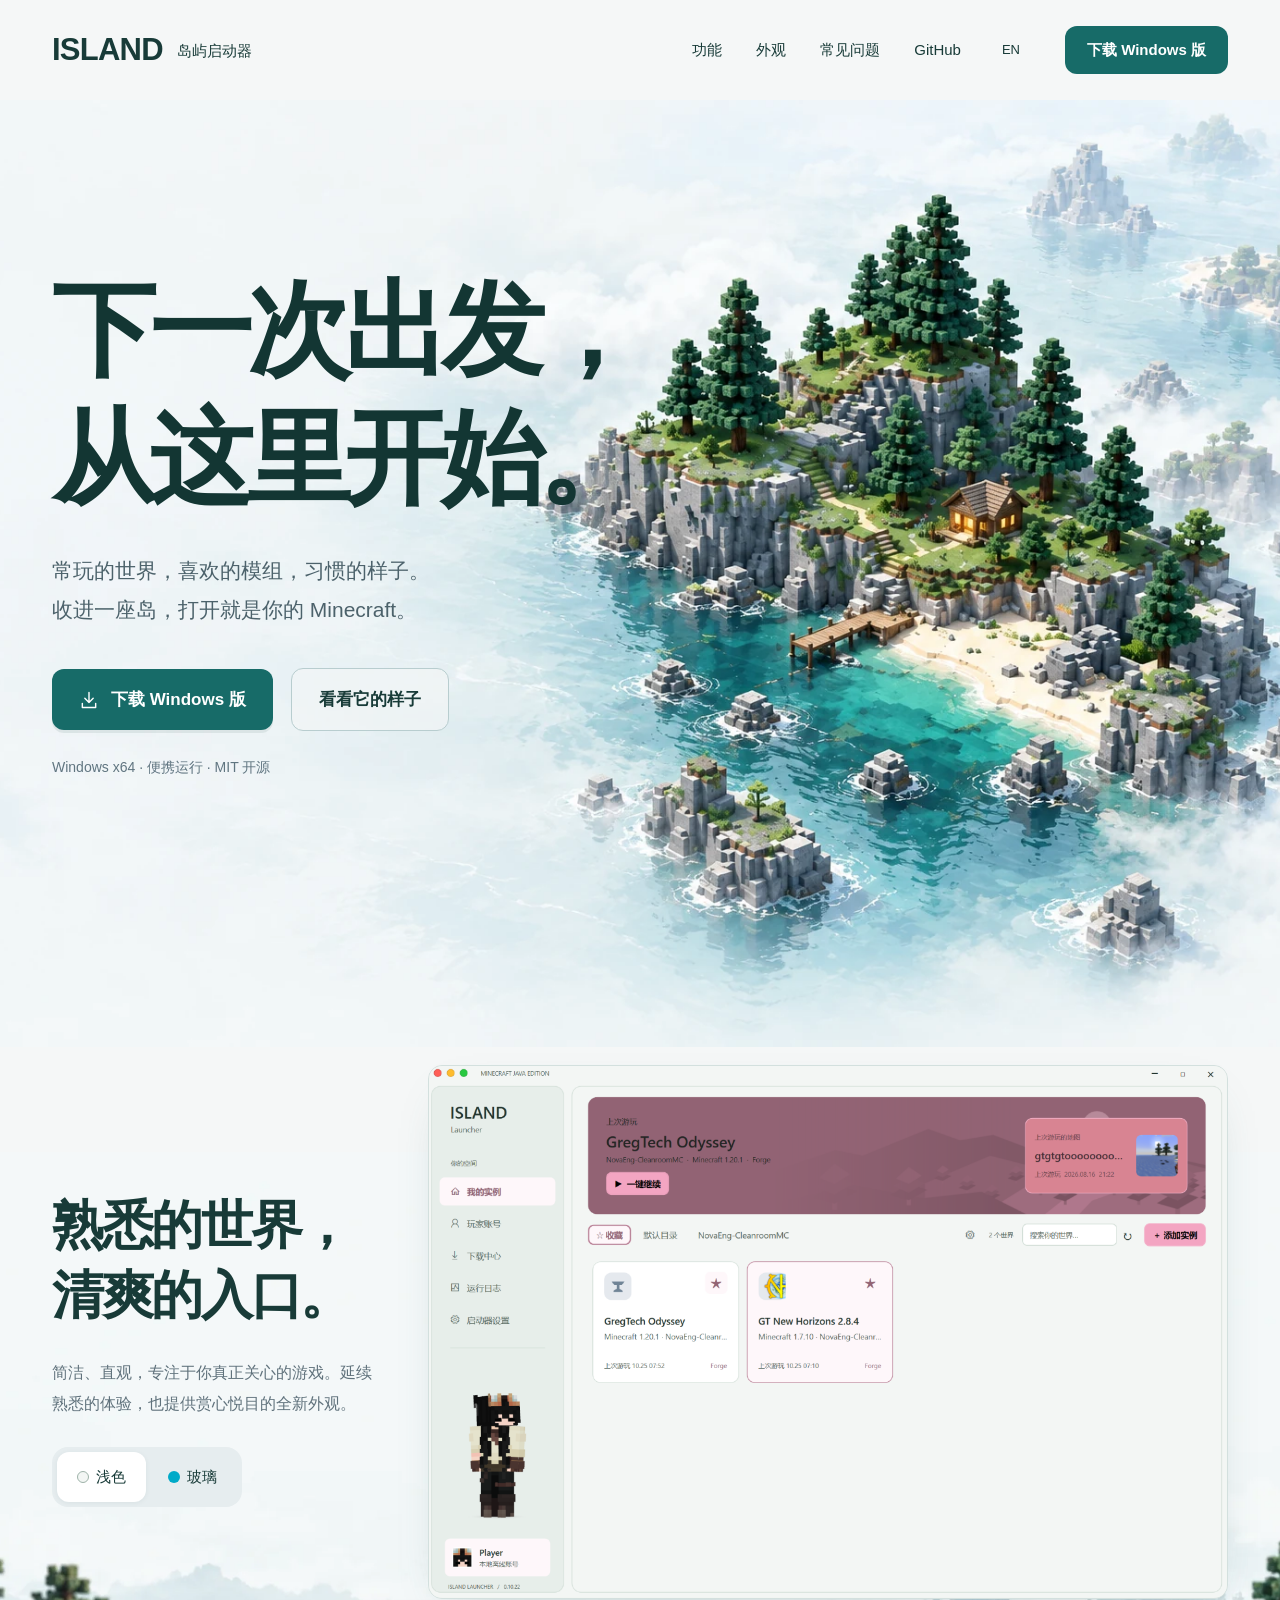
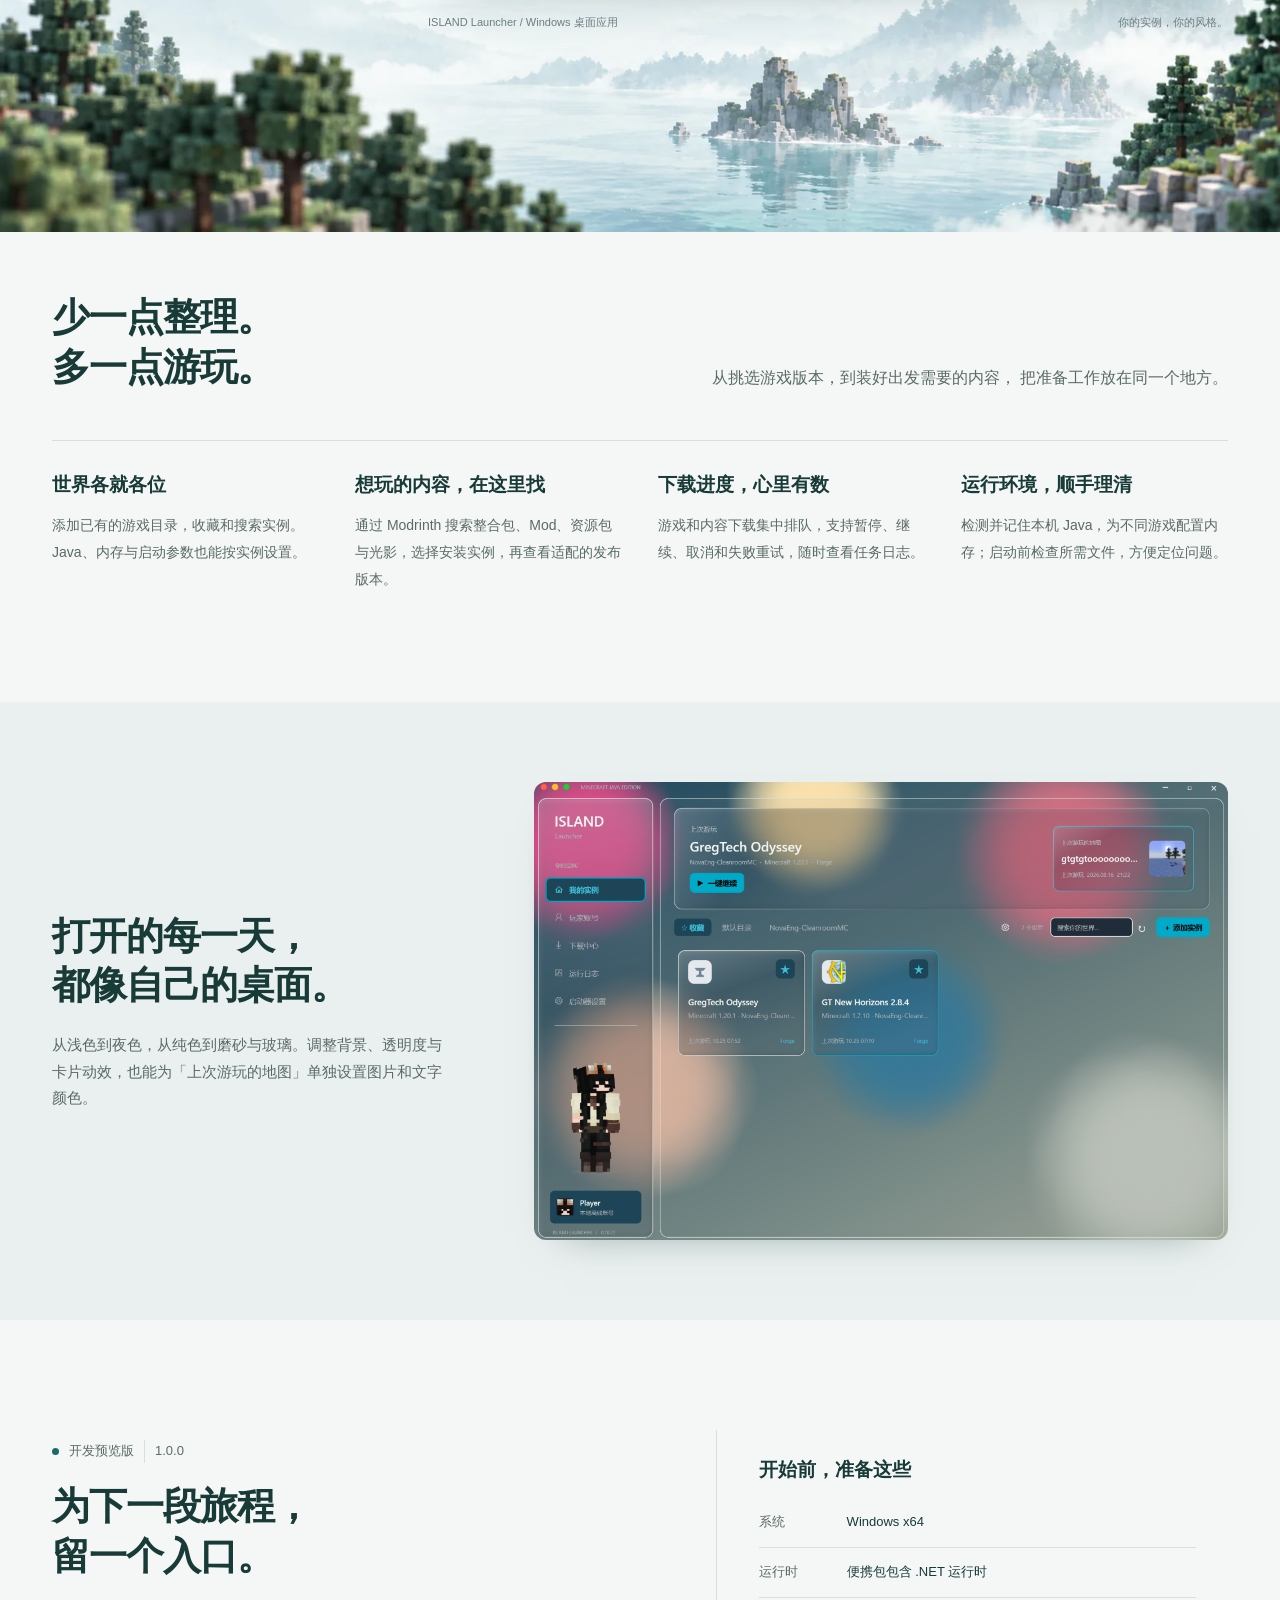
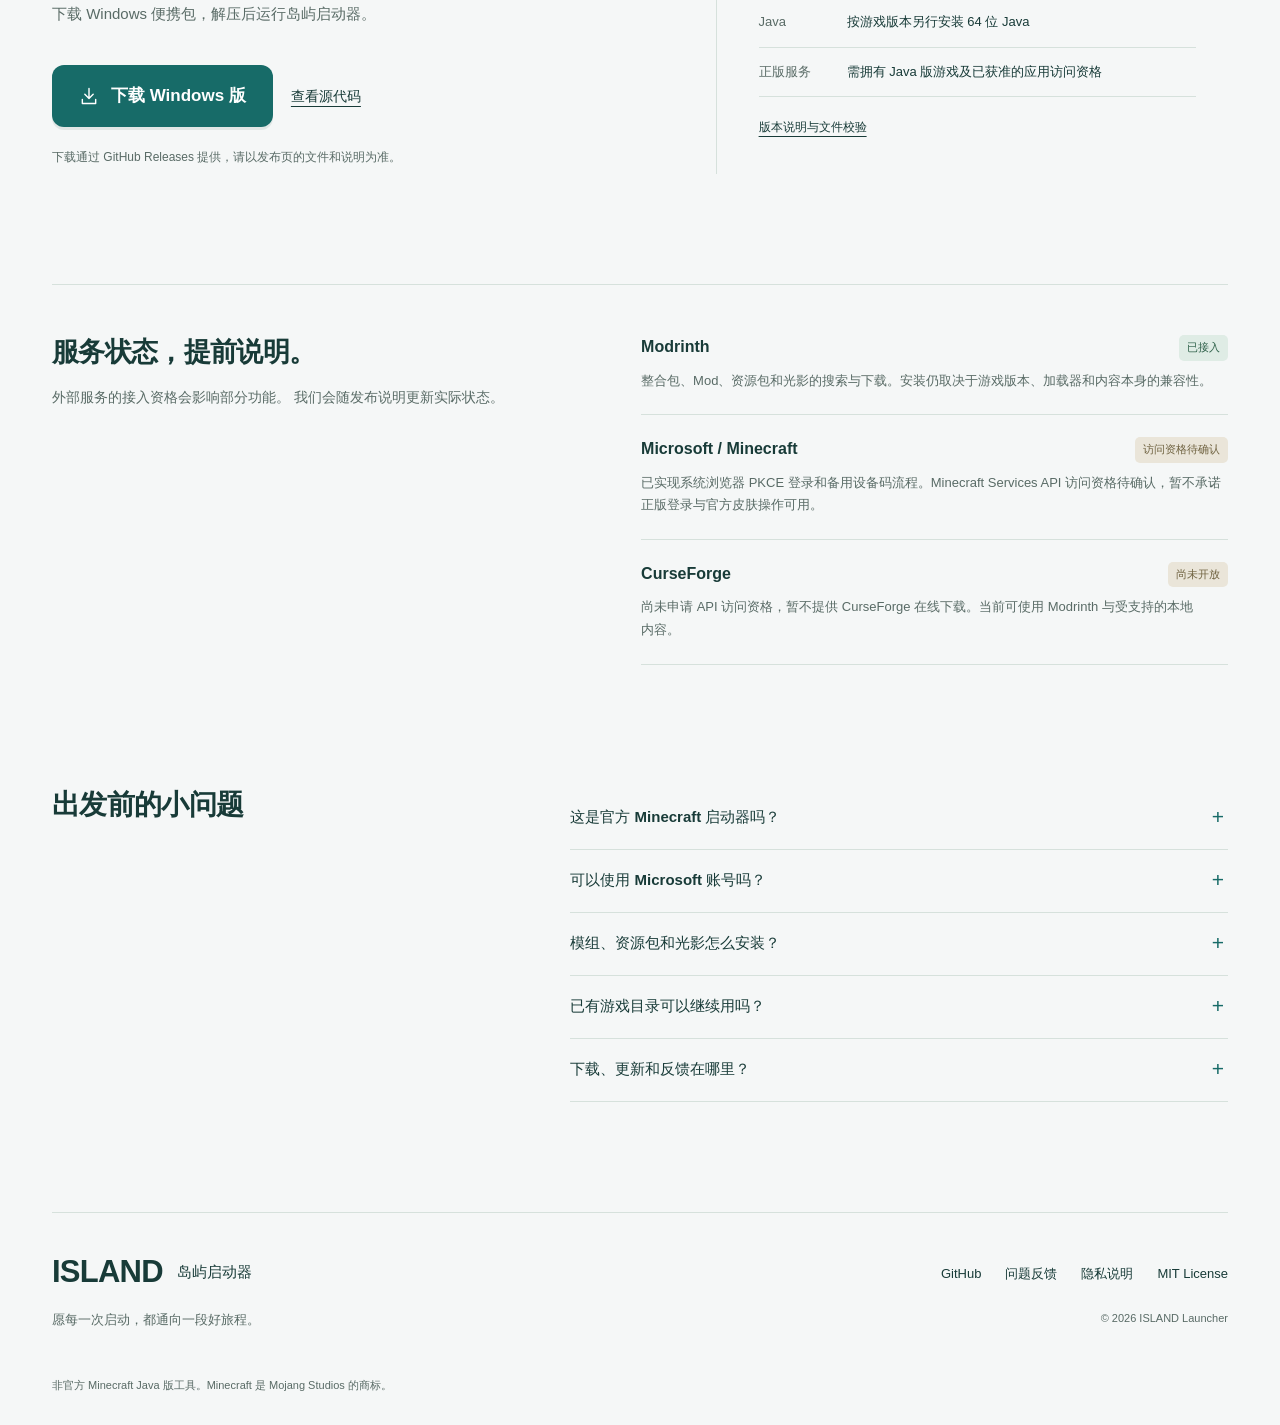
<file: launcher/website/index.html>
<!doctype html>
<html lang="zh-CN" data-palette="light">
<head>
<meta charset="utf-8"><meta name="viewport" content="width=device-width,initial-scale=1"><meta name="theme-color" content="#f5f7f7"><meta name="description" content="ISLAND 岛屿启动器，为 Minecraft Java 版整理实例、下载模组与光影，定制属于你的桌面。适用于 Windows x64。"><meta name="referrer" content="no-referrer"><meta property="og:type" content="website"><meta property="og:title" content="ISLAND 岛屿启动器 — 下一次出发，从这里开始。"><meta property="og:description" content="管理游戏实例，下载模组与光影，让每个世界都有自己的位置。"><title>ISLAND 岛屿启动器 — 下一次出发，从这里开始。</title><link rel="icon" href="./assets/favicon.svg" type="image/svg+xml"><link rel="preload" as="image" href="./assets/island-hero.webp"><link rel="stylesheet" href="./styles.css"><link rel="stylesheet" href="./redesign.css"><script src="./site.config.js" defer></script><script src="./links.js" defer></script><script src="./app.js" defer></script>
</head>
<body data-design="island">
<a class="skip-link" href="#main" data-i18n="skip">跳到主要内容</a>
<header class="site-header"><div class="header-inner"><a class="wordmark" href="./index.html" aria-label="ISLAND Launcher 首页" data-i18n-aria="home"><img src="./assets/favicon.svg" width="34" height="34" alt=""><span>ISLAND<small data-i18n="brand.subtitle">岛屿启动器</small></span></a><button class="menu-toggle" type="button" aria-expanded="false" aria-controls="main-nav" aria-label="打开导航" data-i18n-aria="menu"><span></span><span></span></button><nav id="main-nav" class="main-nav" aria-label="主要导航" data-i18n-aria="navigation"><a href="#features" data-i18n="nav.features">功能</a><a href="#appearance" data-i18n="nav.look">外观</a><a href="#faq" data-i18n="nav.faq">常见问题</a><a class="unavailable" data-github aria-disabled="true" tabindex="-1">GitHub</a></nav><div class="header-actions"><button class="language-button" type="button" data-language-toggle aria-label="Switch to English">EN</button><a class="button button-small" href="#download" data-i18n="nav.download">下载 Windows 版</a></div></div></header>
<main id="main">
<section class="hero"><img class="hero-scenery" src="./assets/island-hero.webp" width="1536" height="1024" alt="" fetchpriority="high"><div class="hero-inner section-shell"><div class="hero-copy"><h1 data-i18n="hero.title">下一次出发，<br>从这里开始。</h1><p class="hero-description" data-i18n="hero.description">常玩的世界，喜欢的模组，习惯的样子。<br>收进一座岛，打开就是你的 Minecraft。</p><div class="hero-actions"><a class="button button-primary unavailable" data-download aria-disabled="true" tabindex="-1"><svg viewBox="0 0 24 24" aria-hidden="true"><path d="M12 3v12m-5-5 5 5 5-5M4 16v5h16v-5"/></svg><span data-download-label>下载即将开放</span></a><a class="button button-quiet" href="#showcase" data-i18n="hero.explore">看看它的样子</a></div><p class="platform-note" data-i18n="hero.platform">Windows x64 · 便携运行 · MIT 开源</p></div></div></section>
<section id="showcase" class="showcase section-shell" aria-labelledby="showcase-title">
<div class="showcase-toolbar"><h2 id="showcase-title" data-i18n="showcase.title">熟悉的世界，<br>清爽的入口。</h2><p data-i18n="showcase.description">简洁、直观，专注于你真正关心的游戏。延续熟悉的体验，也提供赏心悦目的全新外观。</p><div class="theme-options" role="group" aria-label="切换主题预览" data-i18n-aria="showcase.aria"><button type="button" class="theme-option" data-theme-choice="light" aria-pressed="true"><span class="swatch swatch-light" aria-hidden="true"></span><span data-i18n="theme.light">浅色</span></button><button type="button" class="theme-option" data-theme-choice="glass" aria-pressed="false"><span class="swatch swatch-glass" aria-hidden="true"></span><span data-i18n="theme.glass">玻璃</span></button></div></div><div class="showcase-product"><div class="screenshot-stage"><div class="image-placeholder" id="main-placeholder"><svg viewBox="0 0 64 64" aria-hidden="true"><rect x="7" y="12" width="50" height="40" rx="6"/><path d="m8 43 15-15 12 13 9-9 13 11"/><circle cx="43" cy="24" r="4"/></svg><strong data-i18n="showcase.pending">实际界面截图待补充</strong><p data-i18n="showcase.pendingNote">这里将展示启动器的真实界面。</p><span id="placeholder-theme">浅色</span></div><button class="screenshot-button" type="button" data-zoom-main hidden aria-label="放大查看启动器界面" data-i18n-aria="showcase.zoom"><img id="main-screenshot" alt="ISLAND Launcher 实际界面" width="1227" height="817"><span class="zoom-label" data-i18n="showcase.enlarge">放大查看</span></button></div><div class="showcase-caption"><span data-i18n="showcase.caption">ISLAND Launcher / Windows 桌面应用</span><span data-i18n="showcase.captionRight">你的实例，你的风格。</span></div></div></section>
<section id="features" class="feature-section section-shell"><div class="section-heading"><h2 data-i18n="features.title">少一点整理。<br>多一点游玩。</h2><p data-i18n="features.description">从挑选游戏版本，到装好出发需要的内容，<br>把准备工作放在同一个地方。</p></div><div class="feature-layout"><div class="feature-list"><article><h3 data-i18n="features.instances">世界各就各位</h3><p data-i18n="features.instancesBody">添加已有的游戏目录，收藏和搜索实例。Java、内存与启动参数也能按实例设置。</p></article><article><h3 data-i18n="features.downloads">想玩的内容，在这里找</h3><p data-i18n="features.downloadsBody">通过 Modrinth 搜索整合包、Mod、资源包与光影，选择安装实例，再查看适配的发布版本。</p></article><article><h3 data-i18n="features.queue">下载进度，心里有数</h3><p data-i18n="features.queueBody">游戏和内容下载集中排队，支持暂停、继续、取消和失败重试，随时查看任务日志。</p></article><article><h3 data-i18n="features.runtime">运行环境，顺手理清</h3><p data-i18n="features.runtimeBody">检测并记住本机 Java，为不同游戏配置内存；启动前检查所需文件，方便定位问题。</p></article></div></div></section>
<section id="appearance" class="appearance-section"><div class="section-shell appearance-layout"><div class="appearance-copy"><h2 data-i18n="appearance.title">打开的每一天，<br>都像自己的桌面。</h2><p data-i18n="appearance.body">从浅色到夜色，从纯色到磨砂与玻璃。调整背景、透明度与卡片动效，也能为「上次游玩的地图」单独设置图片和文字颜色。</p></div><button class="appearance-preview" type="button" data-zoom-image="./assets/launcher-glass.png" aria-label="放大查看玻璃主题界面" data-i18n-aria="appearance.zoom"><img src="./assets/launcher-glass.png" width="1231" height="811" loading="lazy" alt="ISLAND 启动器玻璃主题实际界面" data-i18n-alt="appearance.image"><span class="zoom-label" data-i18n="showcase.enlarge">放大查看</span></button></div></section>
<section id="download" class="download-section section-shell"><div class="download-copy"><span class="release-label"><span class="status-dot" aria-hidden="true"></span><span data-i18n="download.preview">开发预览版</span><span data-version>0.10.22</span></span><h2 data-i18n="download.title">为下一段旅程，<br>留一个入口。</h2><p data-i18n="download.body">下载 Windows 便携包，解压后运行岛屿启动器。</p><div class="hero-actions"><a class="button button-primary unavailable" data-download aria-disabled="true" tabindex="-1"><svg viewBox="0 0 24 24" aria-hidden="true"><path d="M12 3v12m-5-5 5 5 5-5M4 16v5h16v-5"/></svg><span data-download-label>下载即将开放</span></a><a class="text-link unavailable" data-github aria-disabled="true" tabindex="-1" data-i18n="download.source">查看源代码</a></div><p class="download-note" data-download-note>发布后将通过 GitHub Releases 提供下载。</p></div><div class="requirements"><h3 data-i18n="download.requirements">开始前，准备这些</h3><dl><div><dt data-i18n="download.system">系统</dt><dd>Windows x64</dd></div><div><dt data-i18n="download.runtime">运行时</dt><dd data-i18n="download.runtimeBody">便携包包含 .NET 运行时</dd></div><div><dt>Java</dt><dd data-i18n="download.java">按游戏版本另行安装 64 位 Java</dd></div><div><dt data-i18n="download.account">正版服务</dt><dd data-i18n="download.accountBody">需拥有 Java 版游戏及已获准的应用访问资格</dd></div></dl><a class="text-link unavailable" data-releases aria-disabled="true" tabindex="-1" data-i18n="download.notes">版本说明与文件校验</a></div></section>
<section id="services" class="services-section section-shell"><div><h2 data-i18n="services.title">服务状态，提前说明。</h2><p data-i18n="services.body">外部服务的接入资格会影响部分功能。<br>我们会随发布说明更新实际状态。</p></div><div class="service-list"><article><div><h3>Modrinth</h3><span class="service-status available" data-i18n="services.available">已接入</span></div><p data-i18n="services.modrinth">整合包、Mod、资源包和光影的搜索与下载。安装仍取决于游戏版本、加载器和内容本身的兼容性。</p></article><article><div><h3>Microsoft / Minecraft</h3><span class="service-status" data-i18n="services.pending">访问资格待确认</span></div><p data-i18n="services.microsoft">已实现系统浏览器 PKCE 登录和备用设备码流程。Minecraft Services API 访问资格待确认，暂不承诺正版登录与官方皮肤操作可用。</p></article><article><div><h3>CurseForge</h3><span class="service-status" data-i18n="services.notYet">尚未开放</span></div><p data-i18n="services.curseforge">尚未申请 API 访问资格，暂不提供 CurseForge 在线下载。当前可使用 Modrinth 与受支持的本地内容。</p></article></div></section>
<section id="faq" class="faq-section section-shell"><h2 data-i18n="faq.title">出发前的小问题</h2><div class="faq-list"><details><summary data-i18n="faq.q1">这是官方 Minecraft 启动器吗？</summary><p data-i18n="faq.a1">ISLAND 是独立开发的非官方 Minecraft Java 版启动器，与 Mojang Studios 或 Microsoft 无隶属、合作或背书关系。</p></details><details><summary data-i18n="faq.q2">可以使用 Microsoft 账号吗？</summary><p data-i18n="faq.a2">已实现浏览器授权码 + PKCE 和备用设备码流程，但本应用的 Minecraft API 访问资格仍待确认。正版服务需要已获准的应用与拥有 Java 版游戏的账号，请以发布说明为准。</p></details><details><summary data-i18n="faq.q3">模组、资源包和光影怎么安装？</summary><p data-i18n="faq.a3">在启动器下载中心选择内容类型和安装实例，搜索 Modrinth 内容并选择兼容版本。Mod 需要对应的加载器；光影通常还需要 Iris 或 OptiFine 等组件。资源包和光影下载后需在游戏中启用。</p></details><details><summary data-i18n="faq.q4">已有游戏目录可以继续用吗？</summary><p data-i18n="faq.a4">可以添加已有的 .minecraft 目录，浏览其中的实例和存档。为避免混用不同版本的内容，建议按实例管理目录；具体兼容性仍取决于游戏、加载器和依赖。</p></details><details><summary data-i18n="faq.q5">下载、更新和反馈在哪里？</summary><p data-i18n="faq.a5">下载和版本说明通过 GitHub Releases 提供，问题可通过项目 Issues 反馈。本站不提供网页账号登录，也不托管 Minecraft 游戏文件。</p></details></div></section>
</main>
<footer class="site-footer section-shell"><div><a class="wordmark" href="./index.html"><img src="./assets/favicon.svg" width="30" height="30" alt=""><span>ISLAND<small data-i18n="brand.subtitle">岛屿启动器</small></span></a><p data-i18n="footer.note">愿每一次启动，都通向一段好旅程。</p></div><div class="footer-links"><a class="unavailable" data-github aria-disabled="true" tabindex="-1">GitHub</a><a class="unavailable" data-contact aria-disabled="true" tabindex="-1" data-i18n="footer.contact">问题反馈</a><a href="./privacy.html" data-i18n="nav.privacy">隐私说明</a><a href="./LICENSE.txt">MIT License</a><small>© 2026 ISLAND Launcher</small></div><p class="independent-note" data-i18n="footer.independent">非官方 Minecraft Java 版工具。Minecraft 是 Mojang Studios 的商标。</p></footer>
<dialog id="image-dialog" aria-label="启动器界面大图" data-i18n-aria="dialog.label"><div class="dialog-toolbar"><span data-i18n="dialog.hint">按 Esc 或点击外侧关闭</span><button type="button" data-close-dialog aria-label="关闭大图" data-i18n-aria="dialog.close">×</button></div><img id="dialog-image" alt="" width="1227" height="817"></dialog>
</body></html>
</file>
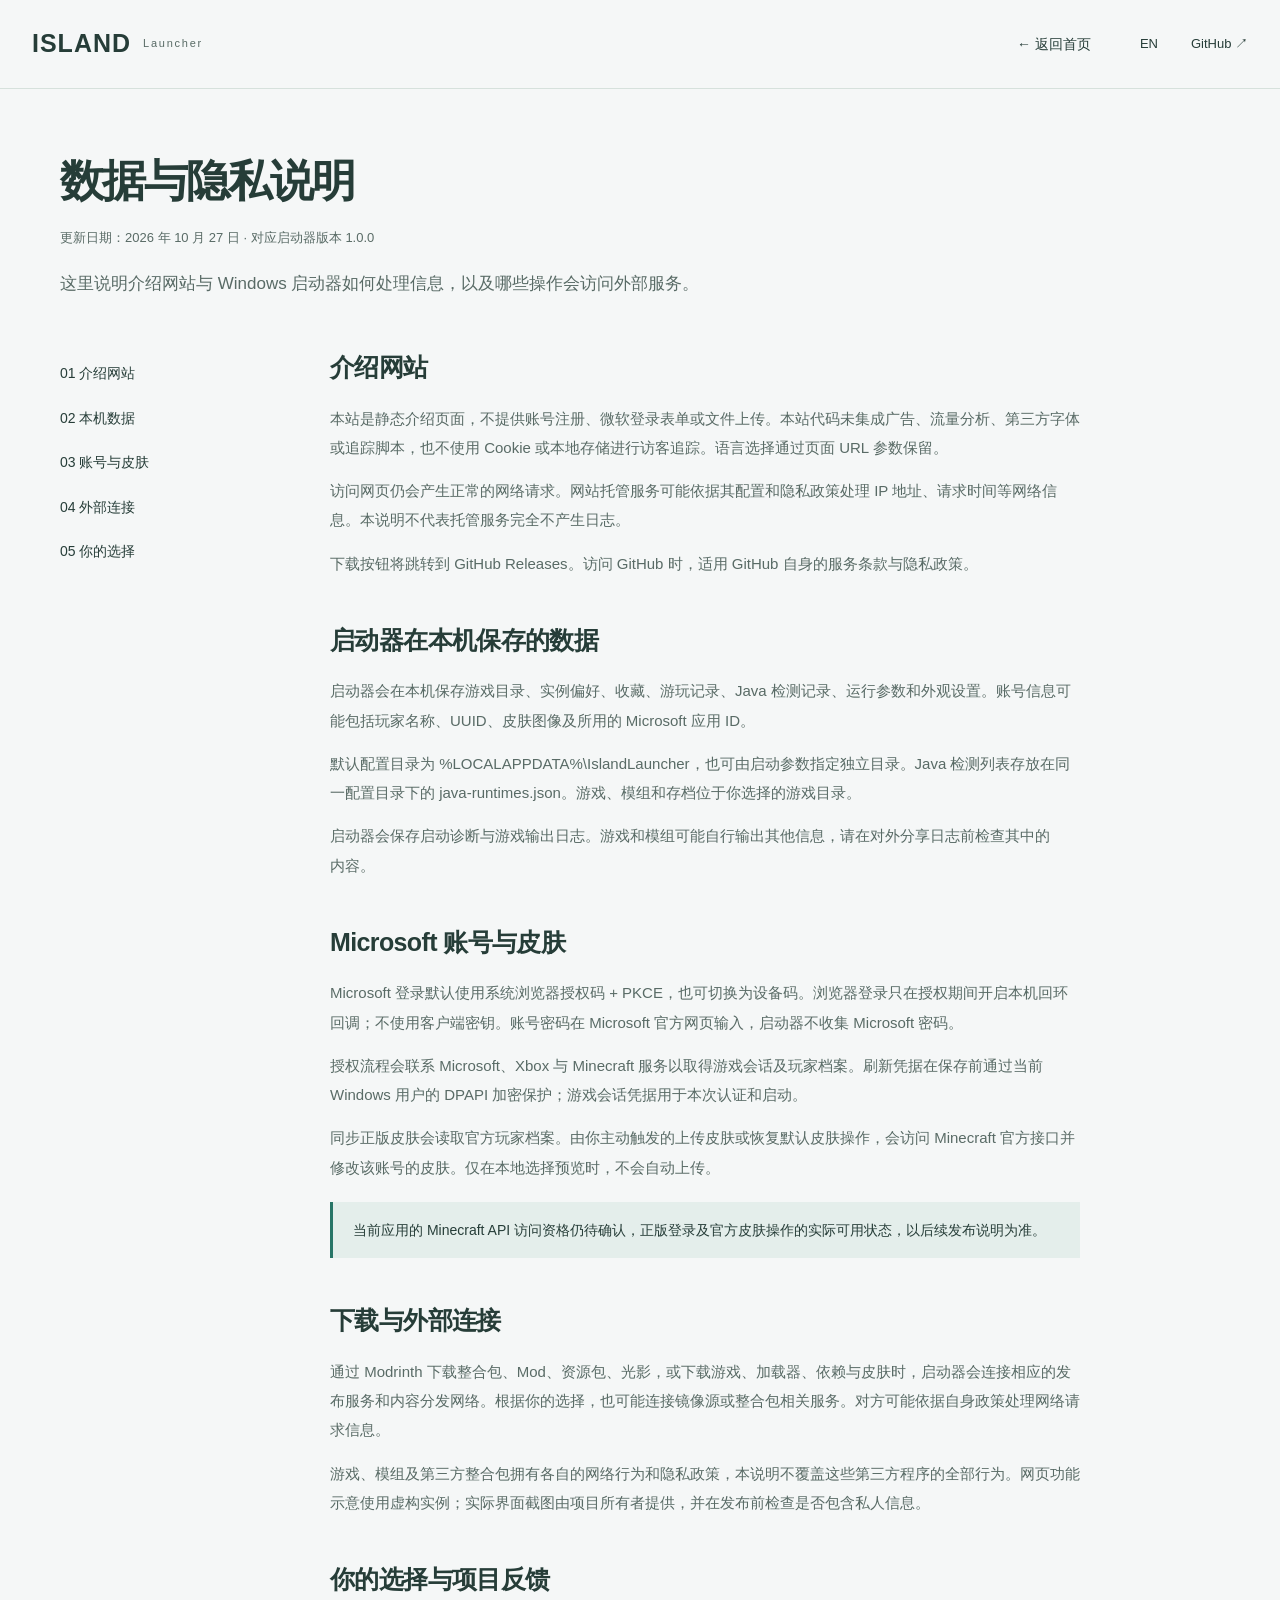
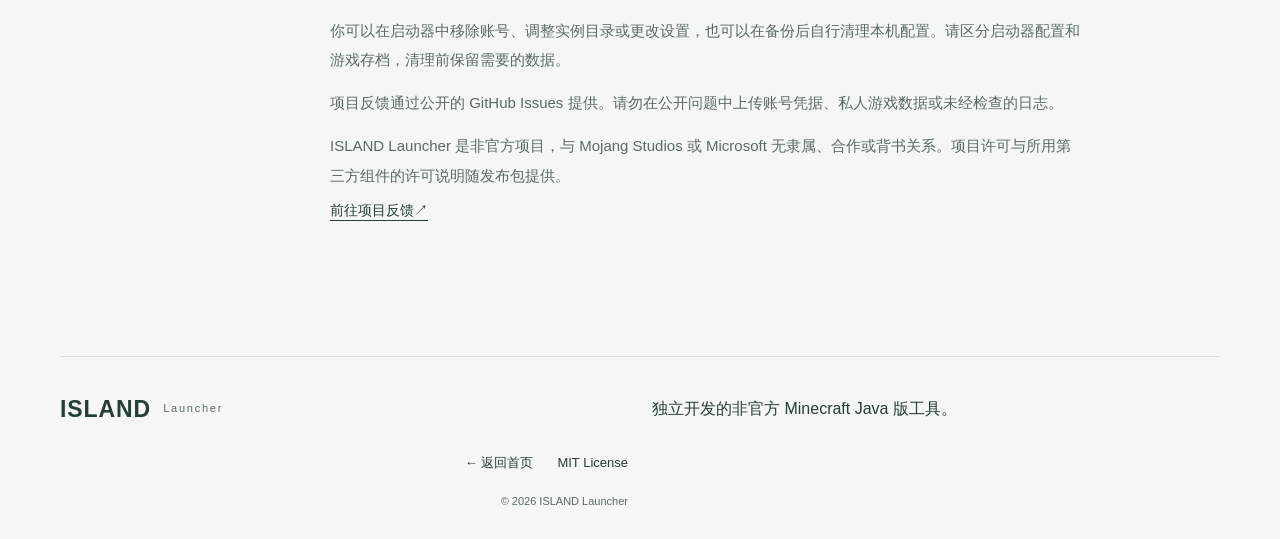
<file: launcher/website/privacy.html>
<!doctype html>
<html lang="zh-CN" data-palette="forest">
<head>
  <meta charset="utf-8">
  <meta name="viewport" content="width=device-width,initial-scale=1">
  <meta name="theme-color" content="#f6f7f2">
  <meta name="description" content="ISLAND Launcher 的数据与隐私说明：网站、Microsoft 登录、本地配置、皮肤与外部服务。">
  <meta name="referrer" content="no-referrer">
  <title>数据与隐私说明 — ISLAND Launcher</title>
  <link rel="icon" href="./assets/favicon.svg" type="image/svg+xml">
  <link rel="stylesheet" href="./styles.css">
  <script src="./site.config.js" defer></script>
  <script src="./links.js" defer></script>
  <script src="./app.js" defer></script>
</head>
<body data-page="privacy">
  <a class="skip-link" href="#main" data-i18n="skip">跳到主要内容</a>
  <header class="site-header"><div class="header-inner">
    <a class="wordmark" href="./index.html"><span>ISLAND</span><small>Launcher</small></a>
    <nav class="privacy-nav"><a href="./index.html" data-i18n="privacy.home">← 返回首页</a></nav>
    <div class="header-actions"><button class="language-button" type="button" data-language-toggle aria-label="Switch to English">EN</button><a class="github-link unavailable" data-github aria-disabled="true" tabindex="-1">GitHub <span aria-hidden="true">↗</span></a></div>
  </div></header>
  <main id="main" class="privacy-main section-shell">
    <div class="privacy-intro"><p class="eyebrow">ISLAND LAUNCHER / DATA & PRIVACY</p><h1 data-i18n="privacy.title">数据与隐私说明</h1><p class="privacy-date"><span data-i18n="privacy.updated">更新日期：2026 年 10 月 27 日</span> · <span data-i18n="privacy.version">对应启动器版本</span> <span data-version>0.10.22</span></p><p class="privacy-lead" data-i18n="privacy.lead">这里说明介绍网站与 Windows 启动器如何处理信息，以及哪些操作会访问外部服务。</p></div>
    <div class="privacy-layout">
      <aside class="privacy-contents" aria-label="本页目录" data-i18n-aria="privacy.contents"><a href="#website" data-i18n="privacy.nav1">01 介绍网站</a><a href="#local-data" data-i18n="privacy.nav2">02 本机数据</a><a href="#account" data-i18n="privacy.nav3">03 账号与皮肤</a><a href="#connections" data-i18n="privacy.nav4">04 外部连接</a><a href="#control" data-i18n="privacy.nav5">05 你的选择</a></aside>
      <article class="privacy-article">
        <section id="website"><span class="section-number">01</span><h2 data-i18n="privacy.h1">介绍网站</h2><p data-i18n="privacy.p1a">本站是静态介绍页面，不提供账号注册、微软登录表单或文件上传。本站代码未集成广告、流量分析、第三方字体或追踪脚本，也不使用 Cookie 或本地存储进行访客追踪。语言选择通过页面 URL 参数保留。</p><p data-i18n="privacy.p1b">访问网页仍会产生正常的网络请求。网站托管服务可能依据其配置和隐私政策处理 IP 地址、请求时间等网络信息。本说明不代表托管服务完全不产生日志。</p><p data-i18n="privacy.p1c">下载按钮将跳转到 GitHub Releases。访问 GitHub 时，适用 GitHub 自身的服务条款与隐私政策。</p></section>
        <section id="local-data"><span class="section-number">02</span><h2 data-i18n="privacy.h2">启动器在本机保存的数据</h2><p data-i18n="privacy.p2a">启动器会在本机保存游戏目录、实例偏好、收藏、游玩记录、Java 检测记录、运行参数和外观设置。账号信息可能包括玩家名称、UUID、皮肤图像及所用的 Microsoft 应用 ID。</p><p data-i18n="privacy.p2b">默认配置目录为 %LOCALAPPDATA%\IslandLauncher，也可由启动参数指定独立目录。Java 检测列表存放在同一配置目录下的 java-runtimes.json。游戏、模组和存档位于你选择的游戏目录。</p><p data-i18n="privacy.p2c">启动器会保存启动诊断与游戏输出日志。游戏和模组可能自行输出其他信息，请在对外分享日志前检查其中的内容。</p></section>
        <section id="account"><span class="section-number">03</span><h2 data-i18n="privacy.h3">Microsoft 账号与皮肤</h2><p data-i18n="privacy.p3a">Microsoft 登录默认使用系统浏览器授权码 + PKCE，也可切换为设备码。浏览器登录只在授权期间开启本机回环回调；不使用客户端密钥。账号密码在 Microsoft 官方网页输入，启动器不收集 Microsoft 密码。</p><p data-i18n="privacy.p3b">授权流程会联系 Microsoft、Xbox 与 Minecraft 服务以取得游戏会话及玩家档案。刷新凭据在保存前通过当前 Windows 用户的 DPAPI 加密保护；游戏会话凭据用于本次认证和启动。</p><p data-i18n="privacy.p3c">同步正版皮肤会读取官方玩家档案。由你主动触发的上传皮肤或恢复默认皮肤操作，会访问 Minecraft 官方接口并修改该账号的皮肤。仅在本地选择预览时，不会自动上传。</p><div class="privacy-callout" data-i18n="privacy.p3d">当前应用的 Minecraft API 访问资格仍待确认，正版登录及官方皮肤操作的实际可用状态，以后续发布说明为准。</div></section>
        <section id="connections"><span class="section-number">04</span><h2 data-i18n="privacy.h4">下载与外部连接</h2><p data-i18n="privacy.p4a">通过 Modrinth 下载整合包、Mod、资源包、光影，或下载游戏、加载器、依赖与皮肤时，启动器会连接相应的发布服务和内容分发网络。根据你的选择，也可能连接镜像源或整合包相关服务。对方可能依据自身政策处理网络请求信息。</p><p data-i18n="privacy.p4b">游戏、模组及第三方整合包拥有各自的网络行为和隐私政策，本说明不覆盖这些第三方程序的全部行为。网页功能示意使用虚构实例；实际界面截图由项目所有者提供，并在发布前检查是否包含私人信息。</p></section>
        <section id="control"><span class="section-number">05</span><h2 data-i18n="privacy.h5">你的选择与项目反馈</h2><p data-i18n="privacy.p5a">你可以在启动器中移除账号、调整实例目录或更改设置，也可以在备份后自行清理本机配置。请区分启动器配置和游戏存档，清理前保留需要的数据。</p><p data-i18n="privacy.p5b">项目反馈通过公开的 GitHub Issues 提供。请勿在公开问题中上传账号凭据、私人游戏数据或未经检查的日志。</p><p data-i18n="privacy.p5c">ISLAND Launcher 是非官方项目，与 Mojang Studios 或 Microsoft 无隶属、合作或背书关系。项目许可与所用第三方组件的许可说明随发布包提供。</p><a class="text-link unavailable" data-contact aria-disabled="true" tabindex="-1"><span data-i18n="privacy.contact">前往项目反馈</span><span aria-hidden="true">↗</span></a></section>
      </article>
    </div>
  </main>
  <footer class="site-footer section-shell"><a class="wordmark" href="./index.html"><span>ISLAND</span><small>Launcher</small></a><p data-i18n="footer.independent">独立开发的非官方 Minecraft Java 版工具。</p><div class="footer-links"><a href="./index.html" data-i18n="privacy.home">← 返回首页</a><a href="./LICENSE.txt">MIT License</a><small>© 2026 ISLAND Launcher</small></div></footer>
</body>
</html>
</file>
<file: launcher/website/styles.css>
:root{color-scheme:light;--paper:#f5f7f7;--surface:#fff;--ink:#263d38;--muted:#596b66;--accent:#287567;--accent-hover:#1f5e53;--tint:#e4eeeb;--line:#d6e1dc;--sea:#c8dfda;--sand:#d9c9aa;--font:'Segoe UI','Microsoft YaHei','PingFang SC',sans-serif}
*{box-sizing:border-box}html{scroll-behavior:smooth;scroll-padding-top:100px}body{margin:0;background:var(--paper);color:var(--ink);font:16px/1.75 var(--font);-webkit-font-smoothing:antialiased}button,a{-webkit-tap-highlight-color:transparent;touch-action:manipulation}button{font:inherit;cursor:pointer;color:inherit;border:0}a{color:inherit;text-decoration:none}p,h1,h2,h3{margin:0}h1,h2,h3{line-height:1.3;text-wrap:balance}p{text-wrap:pretty}h1{font-size:clamp(40px,4.6vw,66px);font-weight:650;letter-spacing:-.045em;line-height:1.24}h2{font-size:clamp(28px,3vw,40px);font-weight:650;letter-spacing:-.025em}h3{font-size:19px;font-weight:650}svg{display:block}.button svg{width:20px;height:20px;fill:none;stroke:currentColor;stroke-width:1.7;stroke-linecap:round;stroke-linejoin:round}button:focus-visible,a:focus-visible,summary:focus-visible{outline:3px solid var(--accent);outline-offset:5px}a:not([href]){cursor:default}button,a.button{min-height:44px}img{max-width:100%;height:auto}[hidden]{display:none!important}.section-shell{width:min(1160px,calc(100% - 88px));margin-inline:auto}.skip-link{position:fixed;top:12px;left:12px;z-index:100;background:var(--ink);color:white;padding:10px 18px;transform:translateY(-180%)}.skip-link:focus{transform:none}
.site-header{position:sticky;top:0;z-index:20;background:#f5f7f7f5;border-bottom:1px solid var(--line)}.header-inner{width:min(1280px,calc(100% - 64px));margin:auto;display:flex;align-items:center;justify-content:space-between;gap:24px;min-height:88px}.wordmark{display:inline-flex;gap:12px;align-items:center;line-height:1.1}.wordmark>span{font-family:'Trebuchet MS',var(--font);font-size:25px;letter-spacing:.04em;font-weight:700}.wordmark small{display:block;font:11px/1.8 var(--font);letter-spacing:.16em;color:var(--muted)}.main-nav,.header-actions{display:flex;align-items:center;gap:30px}.main-nav a{font-size:14px;min-height:44px;display:flex;align-items:center}.main-nav a:hover,.text-link:hover,.footer-links a:hover{color:var(--accent);text-decoration:underline;text-underline-offset:5px}.header-actions{gap:20px}.language-button{background:transparent;font-size:13px;min-width:44px;border-radius:8px}.language-button:hover{background:var(--tint)}.button{display:inline-flex;align-items:center;justify-content:center;gap:12px;border-radius:10px;padding:14px 24px;font-weight:600;line-height:1.5;transition:background-color .18s,color .18s;white-space:nowrap}.button-small{font-size:13px;background:var(--tint);padding:10px 18px}.button-small:hover{background:var(--sea)}.button-primary{background:var(--accent);color:white;box-shadow:0 3px 0 #1b463b17}.button-primary:hover{background:var(--accent-hover)}.button-quiet{border:1px solid var(--line);background:transparent}.button-quiet:hover{background:var(--tint)}.button.unavailable{background:#dfe6e3;color:#566b63;box-shadow:none}.menu-toggle{display:none;background:transparent;width:44px;padding:10px}.menu-toggle span{display:block;background:var(--ink);height:2px;margin:6px 0}
.hero{display:grid;grid-template-columns:1.05fr 1fr;align-items:center;gap:20px;padding-top:68px;padding-bottom:72px}.hero-copy{padding-top:12px}.release-label{font-size:13px;color:var(--muted);display:inline-flex;align-items:center;gap:10px;margin-bottom:24px}.release-label [data-version]{border-left:1px solid var(--line);padding-left:10px;font-variant-numeric:tabular-nums}.status-dot{width:7px;height:7px;flex-shrink:0;border-radius:50%;background:var(--accent);display:inline-block}.hero-description{font-size:18px;line-height:1.9;color:var(--muted);margin-top:25px;max-width:32em;white-space:pre-line}.hero-actions{display:flex;align-items:center;gap:14px;flex-wrap:wrap;margin-top:30px}.platform-note{font-size:12px;color:var(--muted);margin-top:18px}.island-art{position:relative;max-width:580px;align-self:center;pointer-events:none}.island-art>svg{width:100%;height:auto}.art-caption{text-align:center;display:block;font-size:13px;color:var(--muted);margin-top:-10px}.showcase{margin-bottom:114px}.showcase-toolbar{display:flex;align-items:end;justify-content:space-between;gap:24px;padding-bottom:24px}.showcase-toolbar h2{font-size:23px}.showcase-toolbar p{font-size:14px;color:var(--muted);margin-top:5px}.theme-options{display:flex;align-items:center;gap:6px;background:#e9eeec;padding:5px;border-radius:12px;flex-shrink:0}.theme-option{display:flex;align-items:center;gap:7px;min-height:40px;border-radius:8px;padding:7px 13px;background:transparent;font-size:13px;white-space:nowrap}.theme-option[aria-pressed=true]{background:var(--surface);box-shadow:0 1px 5px #263d3810}.theme-option:hover{color:var(--accent)}.swatch{width:10px;height:10px;border-radius:50%;display:block}.swatch-light{background:#f3f6f4;border:1px solid #9eb3a9}.swatch-glass{background:#00aac8}.screenshot-stage{background:#e9eeec;padding:14px;border:1px solid var(--line);border-radius:20px;box-shadow:0 20px 50px -35px #263d3850;overflow:hidden}.screenshot-button{padding:0;display:block;width:100%;border-radius:9px;background:transparent;position:relative;overflow:hidden}.screenshot-button img{display:block;width:100%}.zoom-label{position:absolute;right:20px;bottom:18px;background:#f5f7f7ed;border:1px solid var(--line);border-radius:8px;padding:6px 12px;font-size:12px}.image-placeholder{min-height:380px;aspect-ratio:1240/600;display:flex;align-items:center;justify-content:center;flex-direction:column;border:1px dashed #b2c8bf;border-radius:10px;background:#eff4f1}.image-placeholder>svg{width:54px;height:54px;stroke:#8ba99e;stroke-width:1.2;fill:none;margin-bottom:16px}.image-placeholder strong{font-size:18px;font-weight:550}.image-placeholder p{color:var(--muted);font-size:14px;margin-top:6px}.image-placeholder>span{font-size:12px;margin-top:20px;color:var(--accent);border:1px solid #b8cfc5;padding:3px 14px;border-radius:30px}.showcase-caption{display:flex;justify-content:space-between;gap:12px;color:var(--muted);font-size:12px;margin-top:14px}
.feature-section{padding-bottom:110px}.section-heading{display:flex;align-items:end;justify-content:space-between;gap:40px;margin-bottom:48px}.section-heading>p{font-size:16px;color:var(--muted)}.feature-layout{display:grid;grid-template-columns:1fr 1.05fr;gap:76px;align-items:center}.worlds-demo{background:#e8eeeb;border-radius:20px;padding:28px}.demo-toolbar{display:flex;align-items:center;justify-content:space-between;margin-bottom:22px}.demo-toolbar strong{font-size:16px}.demo-toolbar>span,.demo-disclaimer{font-size:11px;color:var(--muted);border:1px solid #bfcec6;padding:2px 8px;border-radius:5px}.world-row{display:flex;align-items:center;gap:14px;background:#f9fbfa;padding:20px 16px;border-radius:13px;margin-top:12px}.world-icon{display:flex;align-items:center;justify-content:center;width:48px;height:48px;border-radius:12px;background:#d9e8df;flex-shrink:0}.world-icon svg{width:34px;height:34px;fill:none;stroke:#4b7b65;stroke-width:1.5;stroke-linejoin:round}.world-icon.sand{background:#eae3d6}.world-icon.sand svg{stroke:#8d7d60}.world-row strong{display:block;font-size:15px}.world-row small{font-size:11px;color:var(--muted)}.world-status{margin-left:auto;font-size:11px;color:var(--muted);white-space:nowrap}.demo-bottom{display:flex;align-items:center;gap:9px;font-size:12px;color:var(--muted);margin-top:25px}.feature-list{display:grid;grid-template-columns:1fr 1fr;gap:30px 28px}.feature-list h3{font-size:17px;margin-bottom:10px}.feature-list p{font-size:14px;color:var(--muted);line-height:1.9}
.appearance-section{padding:75px 0;background:#e9efec}.appearance-layout{display:grid;grid-template-columns:1fr 1fr;align-items:center;gap:76px}.appearance-copy>p{font-size:15px;color:var(--muted);margin-top:22px;max-width:30em}.material-options{display:flex;gap:10px;margin-top:26px}.material-options button{border:1px solid #bccdc4;border-radius:8px;background:transparent;min-width:72px;padding:7px 18px;font-size:13px}.material-options button[aria-pressed=true]{background:var(--accent);border-color:var(--accent);color:white}.appearance-copy .interaction-hint{font-size:12px;margin-top:14px}.material-demo{position:relative;min-height:330px;border-radius:24px;overflow:hidden;background:#c5d5cb;display:flex;justify-content:center;align-items:center}.sample-landscape{position:absolute;inset:0;background:#d8e5df}.sample-landscape span{position:absolute;border-radius:45% 55% 0 0;background:#8eaf9d;width:100%;height:75%;bottom:-30%;left:-35%;transform:rotate(20deg)}.sample-landscape span:nth-child(2){background:#acc5b3;left:25%;bottom:-15%;transform:rotate(-20deg)}.sample-landscape span:nth-child(3){background:#6f9681;left:5%;bottom:-51%;transform:rotate(0deg);width:120%;height:90%}.map-sample{position:relative;width:72%;border-radius:16px;background:#f5f7f5;padding:28px;box-shadow:0 14px 30px -18px #31584470;min-height:196px;transition:background .2s,backdrop-filter .2s}.map-sample>span:first-child{font-size:12px;color:#536b60}.map-sample h3{font-size:27px;margin-top:7px}.map-sample>p{font-size:12px;color:#536b60;margin-top:8px}.map-action{display:block;font-size:12px;margin-top:20px}.material-demo[data-material-demo=frosted] .map-sample{background:#f5f7f5a8;backdrop-filter:blur(18px)}.material-demo[data-material-demo=glass] .map-sample{background:#f5f7f54d;backdrop-filter:blur(4px);border:1px solid #ffffffb5;box-shadow:inset 0 1px 1px #fff,0 10px 30px -15px #31584450}.demo-disclaimer{position:absolute;bottom:16px;right:20px;background:#edf3ef;color:#486151}
.download-section{padding-top:100px;padding-bottom:90px;display:grid;grid-template-columns:1.1fr 1fr;gap:100px;align-items:center}.download-copy>p{font-size:15px;color:var(--muted);margin-top:20px}.download-copy .download-note{font-size:12px;max-width:34em}.download-copy .release-label{margin-bottom:18px}.text-link{font-size:14px;text-decoration:underline;text-underline-offset:5px;padding:8px 0;display:inline-block}.requirements{padding:28px 32px;border:1px solid var(--line);border-radius:18px;background:#eef2f0}.requirements h3{margin-bottom:16px}.requirements dl{margin:0}.requirements dl>div{display:grid;grid-template-columns:70px 1fr;gap:18px;padding:13px 0;border-bottom:1px solid var(--line);font-size:13px}.requirements dt{color:var(--muted)}.requirements dd{margin:0}.requirements>.text-link{font-size:12px;margin-top:12px}.services-section{padding:40px 0 70px;border-top:1px solid var(--line);display:grid;grid-template-columns:1fr 1.2fr;gap:100px}.services-section h2{font-size:27px}.services-section>div>p{font-size:14px;color:var(--muted);margin-top:15px}.service-list article{padding:0 0 22px;margin-bottom:22px;border-bottom:1px solid var(--line)}.service-list article>div{display:flex;align-items:center;justify-content:space-between;gap:20px}.service-list h3{font-size:16px}.service-status{font-size:11px;background:#eae5d9;color:#6e613f;border-radius:5px;padding:3px 8px;white-space:nowrap}.service-status.available{background:#dfece5;color:#31634c}.service-list p{font-size:13px;color:var(--muted);margin-top:9px}.faq-section{display:grid;grid-template-columns:1fr 1.5fr;gap:80px;padding-bottom:100px}.faq-section h2{font-size:28px}.faq-list details{border-bottom:1px solid var(--line)}.faq-list summary{cursor:pointer;list-style:none;font-weight:550;min-height:62px;padding:17px 32px 17px 0;position:relative;font-size:15px}.faq-list summary::-webkit-details-marker{display:none}.faq-list summary:after{content:'+';position:absolute;right:4px;font-weight:400;font-size:21px;top:12px;color:var(--accent)}.faq-list details[open] summary:after{content:'−'}.faq-list details>p{font-size:14px;color:var(--muted);padding:0 24px 23px 0;line-height:1.9}.site-footer{border-top:1px solid var(--line);padding-top:38px;padding-bottom:28px;display:grid;grid-template-columns:1fr 1fr;gap:24px}.site-footer>div>p{font-size:13px;color:var(--muted);margin-top:18px}.footer-links{display:flex;align-items:center;justify-content:end;flex-wrap:wrap;gap:12px 24px;font-size:13px}.footer-links a{padding:5px 0}.footer-links small{font-size:11px;color:var(--muted);flex-basis:100%;text-align:right}.independent-note{grid-column:1/-1;font-size:11px;color:var(--muted);padding-top:20px}.unavailable{color:var(--muted);text-decoration:none}.modal-open{overflow:hidden}dialog{width:min(1280px,94vw);max-height:94vh;padding:12px;border:1px solid var(--line);border-radius:16px;background:var(--paper);color:var(--ink)}dialog::backdrop{background:#263d38a6;backdrop-filter:blur(6px)}dialog>img{display:block;max-height:82vh;max-width:100%;margin:auto;object-fit:contain}.dialog-toolbar{display:flex;align-items:center;justify-content:space-between;padding:0 8px 8px;font-size:12px;color:var(--muted)}.dialog-toolbar button{width:44px;background:transparent;font-size:26px}
.privacy-main{padding-top:65px;padding-bottom:80px}.privacy-intro{max-width:760px;margin-bottom:52px}.privacy-intro h1{font-size:44px}.privacy-intro .eyebrow{display:none}.privacy-date{font-size:13px;color:var(--muted);margin-top:18px}.privacy-lead{font-size:17px;color:var(--muted);margin-top:20px}.privacy-layout{display:grid;grid-template-columns:200px 1fr;gap:70px}.privacy-contents{display:flex;flex-direction:column;align-self:start;position:sticky;top:120px}.privacy-contents a{font-size:14px;padding:10px 0}.privacy-contents a:hover{color:var(--accent)}.privacy-article{max-width:750px}.privacy-article section{margin-bottom:46px}.privacy-article .section-number{display:none}.privacy-article h2{font-size:25px;margin-bottom:20px}.privacy-article p{font-size:15px;line-height:1.95;color:var(--muted);margin-top:14px;overflow-wrap:anywhere}.privacy-callout{background:var(--tint);border-left:3px solid var(--accent);padding:16px 20px;font-size:14px;margin-top:20px}.privacy-nav{margin-left:auto;font-size:14px}.privacy-nav a{padding:12px}.github-link{font-size:13px}.privacy-main+.site-footer .wordmark>span{font-size:23px}html[lang=en] h1,html[lang=en] h2{font-family:'Trebuchet MS',var(--font);letter-spacing:-.04em}html[lang=en] h1{font-size:clamp(40px,4.7vw,68px)}html[lang=en] .hero-description{font-size:17px}
@media(max-width:1050px){.section-shell{width:calc(100% - 56px)}.header-inner{width:calc(100% - 48px);gap:15px}.main-nav{gap:20px}.feature-layout,.appearance-layout{gap:40px}.download-section,.services-section{gap:50px}.worlds-demo{padding:22px}.world-status{display:none}.hero{padding-top:50px;padding-bottom:60px}.hero h1{font-size:46px}.hero-description{font-size:16px}.hero-actions{gap:10px}.hero-actions .button{padding:13px 18px}.theme-option{padding:7px 10px}.faq-section{gap:40px}}
@media(max-width:760px){.section-shell{width:calc(100% - 40px)}.header-inner{width:calc(100% - 32px);min-height:72px;gap:8px}.wordmark>span{font-size:21px}.wordmark>img{width:29px;height:29px}.wordmark{gap:8px}.wordmark small{font-size:10px}.header-actions{gap:5px}.header-actions .button-small{font-size:12px;padding:10px 12px}.menu-toggle{display:block;margin-left:auto}.main-nav{display:none;position:absolute;top:72px;left:0;right:0;padding:18px 24px;background:var(--paper);border-bottom:1px solid var(--line);box-shadow:0 16px 18px -20px #263d3870}.main-nav.is-open{display:flex;flex-direction:column;align-items:stretch;gap:2px}.main-nav a{padding:7px 4px}.hero{grid-template-columns:1fr;gap:5px;padding-top:38px;padding-bottom:35px}.hero-copy{padding:0}.hero h1{font-size:48px}.release-label{margin-bottom:20px}.hero-description{font-size:16px;margin-top:20px}.hero-actions{margin-top:24px}.platform-note{font-size:11px}.island-art{width:min(420px,100%);justify-self:center;margin-top:5px}.art-caption{font-size:12px;margin-top:-25px}.showcase{margin-bottom:70px}.showcase-toolbar{align-items:start;flex-direction:column;gap:18px;padding-bottom:18px}.showcase-toolbar h2{font-size:22px}.theme-options{align-self:start}.theme-option{padding:7px 12px}.screenshot-stage{padding:7px;border-radius:13px}.image-placeholder{min-height:240px;aspect-ratio:1.4}.image-placeholder strong{font-size:16px}.image-placeholder p{font-size:12px}.showcase-caption{font-size:10px}.showcase-caption>span:last-child{display:none}.section-heading{flex-direction:column;align-items:start;gap:18px;margin-bottom:28px}.section-heading>p{font-size:15px}.feature-layout{grid-template-columns:1fr;gap:34px}.feature-section{padding-bottom:65px}.feature-list{gap:28px 22px}.feature-list h3{font-size:16px}.feature-list p{font-size:13px}.worlds-demo{padding:24px}.world-status{display:block}.appearance-section{padding:52px 0}.appearance-layout{grid-template-columns:1fr;gap:30px}.appearance-copy>p{font-size:14px}.material-demo{min-height:300px}.download-section{grid-template-columns:1fr;gap:32px;padding-top:65px;padding-bottom:55px}.requirements{padding:24px}.services-section{grid-template-columns:1fr;gap:30px;padding-top:30px;padding-bottom:40px}.services-section h2{font-size:26px}.service-list article:last-child{margin-bottom:0}.faq-section{grid-template-columns:1fr;gap:24px;padding-bottom:60px}.faq-section h2{font-size:26px}.site-footer{grid-template-columns:1fr;gap:24px}.footer-links{justify-content:start;gap:10px 24px}.footer-links small{text-align:left}.independent-note{padding-top:0}.privacy-main{padding-top:40px}.privacy-intro h1{font-size:34px}.privacy-lead{font-size:16px}.privacy-layout{grid-template-columns:1fr;gap:30px}.privacy-contents{position:static;flex-direction:row;flex-wrap:wrap;gap:8px 18px;border-bottom:1px solid var(--line);padding-bottom:15px}.privacy-contents a{font-size:12px;padding:5px 0}.privacy-nav{font-size:12px}.privacy-nav a{padding:5px}.privacy-main+.site-footer{display:block}.privacy-main+.site-footer .footer-links{margin-top:22px}body[data-page=privacy] .header-inner{flex-wrap:wrap;padding-block:14px}body[data-page=privacy] .github-link{display:none}}
@media(max-width:380px){.section-shell{width:calc(100% - 32px)}.header-inner{width:calc(100% - 24px)}.hero h1{font-size:40px}.header-actions .button-small{padding:10px}.language-button{min-width:36px}.wordmark>img{display:none}.theme-option{font-size:12px;padding:7px 9px}.worlds-demo{padding:16px}.world-status{display:none}.feature-list{grid-template-columns:1fr}.material-demo{min-height:270px}.map-sample{width:80%;padding:24px}.requirements dl>div{grid-template-columns:60px 1fr;gap:10px}.image-placeholder{min-height:215px}}
h1,h2{white-space:pre-line}.theme-option{min-height:44px}
@media(prefers-reduced-motion:reduce){html{scroll-behavior:auto}*,*:before,*:after{animation:none!important;transition:none!important}}
</file>
<file: launcher/website/redesign.css>
/* Product Design: selected island concept. Shared utilities remain in styles.css. */
body[data-design="island"] { --ink: #183b38; --accent: #176b68; --accent-hover: #105652; }
body[data-design="island"] .section-shell { width: min(1320px, calc(100% - 104px)); }
body[data-design="island"] .site-header { position: relative; border: 0; background: #f5f7f7; }
body[data-design="island"] .header-inner { width: min(1320px, calc(100% - 104px)); min-height: 100px; gap: 28px; }
body[data-design="island"] .wordmark > img { display: none; }
body[data-design="island"] .wordmark > span { display: flex; align-items: center; gap: 14px; font-size: 31px; letter-spacing: -.025em; }
body[data-design="island"] .wordmark small { font-size: 15px; font-weight: 500; letter-spacing: 0; color: var(--ink); }
body[data-design="island"] .main-nav { margin-left: auto; gap: 34px; }
body[data-design="island"] .main-nav a { font-size: 15px; }
body[data-design="island"] .header-actions { gap: 32px; }
body[data-design="island"] .button { border-radius: 12px; padding: 18px 27px; font-size: 17px; font-weight: 600; }
body[data-design="island"] .button-small { background: var(--accent); color: #fff; font-size: 15px; padding: 13px 22px; }
body[data-design="island"] .button-small:hover { background: var(--accent-hover); }
body[data-design="island"] .hero { position: relative; display: block; isolation: isolate; padding: 0; overflow: hidden; }
.hero-scenery { position: absolute; z-index: -1; inset: 0; width: 100%; height: 100%; object-fit: cover; object-position: center; }
.hero-inner { min-height: clamp(740px, 74vw, 980px); display: flex; align-items: center; padding-bottom: 100px; }
body[data-design="island"] .hero-copy { width: 55%; padding: 0; }
body[data-design="island"] .hero h1 { font-size: clamp(58px, 8.1vw, 112px); font-weight: 750; line-height: 1.23; letter-spacing: -.065em; color: #133633; }
body[data-design="island"] .hero-description { font-size: 21px; line-height: 1.85; margin-top: 30px; color: #4c626b; }
body[data-design="island"] .hero-actions { gap: 18px; margin-top: 38px; }
body[data-design="island"] .button-quiet { border-color: #b8cdcf; background: #f5f7f799; }
body[data-design="island"] .button-quiet:hover { background: #e4eeeb; }
body[data-design="island"] .platform-note { font-size: 14px; margin-top: 24px; color: #607580; }
body[data-design="island"] .showcase { position: relative; isolation: isolate; display: grid; grid-template-columns: .8fr 2fr; gap: 56px; align-items: center; margin-top: 18px; margin-bottom: 260px; }
body[data-design="island"] .showcase::before { content: ''; position: absolute; z-index: -1; pointer-events: none; width: 100vw; height: 680px; left: 50%; bottom: -200px; transform: translateX(-50%); background: url('./assets/island-shore.webp') center bottom / cover no-repeat; }
body[data-design="island"] .showcase-toolbar { display: flex; flex-direction: column; align-items: flex-start; gap: 28px; padding: 0; }
body[data-design="island"] .showcase-toolbar h2 { font-size: clamp(32px, 4.2vw, 52px); font-weight: 750; line-height: 1.35; letter-spacing: -.045em; }
body[data-design="island"] .showcase-toolbar p { margin: 0; font-size: 16px; line-height: 1.9; color: #60727c; }
body[data-design="island"] .theme-options { padding: 5px; border-radius: 16px; gap: 2px; background: #e6edef; }
body[data-design="island"] .theme-option { padding: 12px 20px; min-height: 48px; border-radius: 12px; font-size: 15px; }
body[data-design="island"] .swatch { width: 12px; height: 12px; }
.showcase-product { min-width: 0; }
body[data-design="island"] .screenshot-stage { padding: 0; border-radius: 14px; border: 1px solid #d3e0de; background: #e8eeeb; box-shadow: 0 18px 48px -28px #416a6a66; }
body[data-design="island"] .screenshot-button { border-radius: 0; }
body[data-design="island"] .showcase-caption { font-size: 11px; color: #6c7e81; }
body[data-design="island"] .zoom-label { opacity: 0; transition: opacity .18s; }
body[data-design="island"] .screenshot-button:hover .zoom-label,
body[data-design="island"] .screenshot-button:focus-visible .zoom-label,
.appearance-preview:hover .zoom-label, .appearance-preview:focus-visible .zoom-label { opacity: 1; }
body[data-design="island"] .feature-section { padding-bottom: 110px; }
body[data-design="island"] .section-heading { gap: 36px; margin-bottom: 48px; }
body[data-design="island"] h2 { font-weight: 700; }
body[data-design="island"] .feature-layout { display: block; }
body[data-design="island"] .feature-list { grid-template-columns: repeat(4, 1fr); gap: 36px; padding-top: 32px; border-top: 1px solid var(--line); }
body[data-design="island"] .feature-list h3 { font-size: 19px; margin-bottom: 15px; }
body[data-design="island"] .feature-list p { font-size: 14px; }
body[data-design="island"] .appearance-section { background: #eaf0ef; padding-block: 80px; }
body[data-design="island"] .appearance-layout { grid-template-columns: .9fr 1.5fr; gap: 65px; }
.appearance-preview { position: relative; display: block; width: 100%; padding: 0; background: transparent; border-radius: 12px; box-shadow: 0 20px 40px -30px #224a4a88; }
.appearance-preview > img { display: block; border-radius: 12px; width: 100%; }
body[data-design="island"] .download-section { padding-block: 110px; }
body[data-design="island"] .requirements { background: transparent; border: 0; border-left: 1px solid var(--line); border-radius: 0; padding-left: 42px; }
body[data-design="island"] .services-section { padding-top: 50px; padding-bottom: 100px; }
body[data-design="island"] .faq-section { padding-bottom: 110px; }
body[data-design="island"] .site-footer { padding-block: 42px 30px; }
html[lang="en"] body[data-design="island"] .hero h1 { font-size: clamp(54px, 6.5vw, 90px); letter-spacing: -.06em; }
html[lang="en"] body[data-design="island"] .hero-description { font-size: 19px; max-width: 26em; }
@media (max-width: 1150px) {
  body[data-design="island"] .section-shell, body[data-design="island"] .header-inner { width: calc(100% - 80px); }
  body[data-design="island"] .header-inner { gap: 20px; min-height: 88px; }
  body[data-design="island"] .main-nav { gap: 24px; }
  body[data-design="island"] .header-actions { gap: 20px; }
  body[data-design="island"] .wordmark > span { font-size: 29px; gap: 10px; }
  body[data-design="island"] .wordmark small { font-size: 14px; }
  body[data-design="island"] .button-small { padding: 12px 18px; font-size: 14px; }
  body[data-design="island"] .hero-description { font-size: 20px; }
  body[data-design="island"] .hero-actions { gap: 14px; }
  body[data-design="island"] .hero-actions .button { padding: 18px 24px; font-size: 18px; }
  body[data-design="island"] .hero-actions .button-primary { min-width: 254px; }
  body[data-design="island"] .hero-actions .button-quiet { min-width: 178px; }
  body[data-design="island"] .showcase { grid-template-columns: .8fr 2fr; gap: 34px; }
  body[data-design="island"] .feature-list { grid-template-columns: 1fr 1fr; }
}
@media (max-width: 900px) and (min-width: 761px) {
  body[data-design="island"] .header-actions .button-small { display: none; }
  body[data-design="island"] .hero-copy { width: 60%; }
  body[data-design="island"] .hero h1 { font-size: 63px; }
  body[data-design="island"] .hero-description { font-size: 17px; }
  body[data-design="island"] .showcase-toolbar h2 { font-size: 30px; }
  body[data-design="island"] .theme-option { padding: 9px 14px; }
}
@media (max-width: 760px) {
  body[data-design="island"] .section-shell { width: calc(100% - 40px); }
  body[data-design="island"] .header-inner { width: calc(100% - 32px); min-height: 76px; gap: 6px; }
  body[data-design="island"] .wordmark > span { font-size: 26px; display: block; }
  body[data-design="island"] .wordmark small { font-size: 10px; line-height: 1.6; }
  body[data-design="island"] .header-actions { gap: 2px; }
  body[data-design="island"] .header-actions .button-small { padding: 11px 12px; font-size: 12px; }
  body[data-design="island"] .main-nav { top: 76px; margin: 0; gap: 4px; }
  body[data-design="island"] .hero-inner { min-height: 810px; display: block; padding-top: 42px; padding-bottom: 0; }
  body[data-design="island"] .hero-copy { width: 100%; }
  body[data-design="island"] .hero h1 { font-size: clamp(45px, 11vw, 72px); line-height: 1.25; letter-spacing: -.055em; }
  body[data-design="island"] .hero-description { font-size: 15px; margin-top: 22px; line-height: 1.9; }
  body[data-design="island"] .hero-actions { margin-top: 25px; gap: 12px; }
  body[data-design="island"] .hero-actions .button { padding: 14px 17px; font-size: 14px; }
  body[data-design="island"] .hero-actions .button-primary, body[data-design="island"] .hero-actions .button-quiet { min-width: 0; }
  body[data-design="island"] .platform-note { margin-top: 18px; font-size: 11px; }
  .hero-scenery { inset: auto 0 0; height: 450px; object-fit: cover; object-position: 72% center; }
  body[data-design="island"] .showcase { display: flex; flex-direction: column; align-items: stretch; gap: 26px; margin-top: 14px; margin-bottom: 72px; }
  body[data-design="island"] .showcase::before { height: 360px; bottom: -45px; }
  body[data-design="island"] .showcase-toolbar { gap: 18px; }
  body[data-design="island"] .showcase-toolbar h2 { font-size: 34px; }
  body[data-design="island"] .showcase-toolbar p { font-size: 15px; max-width: 30em; }
  body[data-design="island"] .theme-option { padding: 10px 20px; }
  body[data-design="island"] .showcase-caption { font-size: 10px; }
  body[data-design="island"] .feature-section { padding-bottom: 64px; }
  body[data-design="island"] .feature-list { gap: 30px 24px; padding-top: 26px; }
  body[data-design="island"] .feature-list h3 { font-size: 17px; }
  body[data-design="island"] .feature-list p { font-size: 13px; }
  body[data-design="island"] .appearance-layout { grid-template-columns: 1fr; gap: 30px; }
  body[data-design="island"] .appearance-section { padding-block: 52px; }
  body[data-design="island"] .download-section { padding-block: 64px; }
  body[data-design="island"] .requirements { border-left: 0; border-top: 1px solid var(--line); padding: 28px 0 0; }
  body[data-design="island"] .services-section { padding-block: 32px 60px; }
  body[data-design="island"] .faq-section { padding-bottom: 65px; }
  body[data-design="island"] .zoom-label { opacity: 1; font-size: 10px; padding: 4px 8px; right: 10px; bottom: 10px; }
  html[lang="en"] body[data-design="island"] .hero h1 { font-size: clamp(43px, 10.5vw, 68px); }
  html[lang="en"] body[data-design="island"] .hero-description { font-size: 15px; max-width: 29em; }
  html[lang="en"] body[data-design="island"] .hero-inner { min-height: 1000px; }
}
@media (max-width: 380px) {
  body[data-design="island"] .header-actions .button-small { display: none; }
  body[data-design="island"] .feature-list { grid-template-columns: 1fr; }
  body[data-design="island"] .hero-inner { min-height: 770px; }
  html[lang="en"] body[data-design="island"] .hero-inner { min-height: 1100px; }
  .hero-scenery { height: 410px; }
}
</file>
